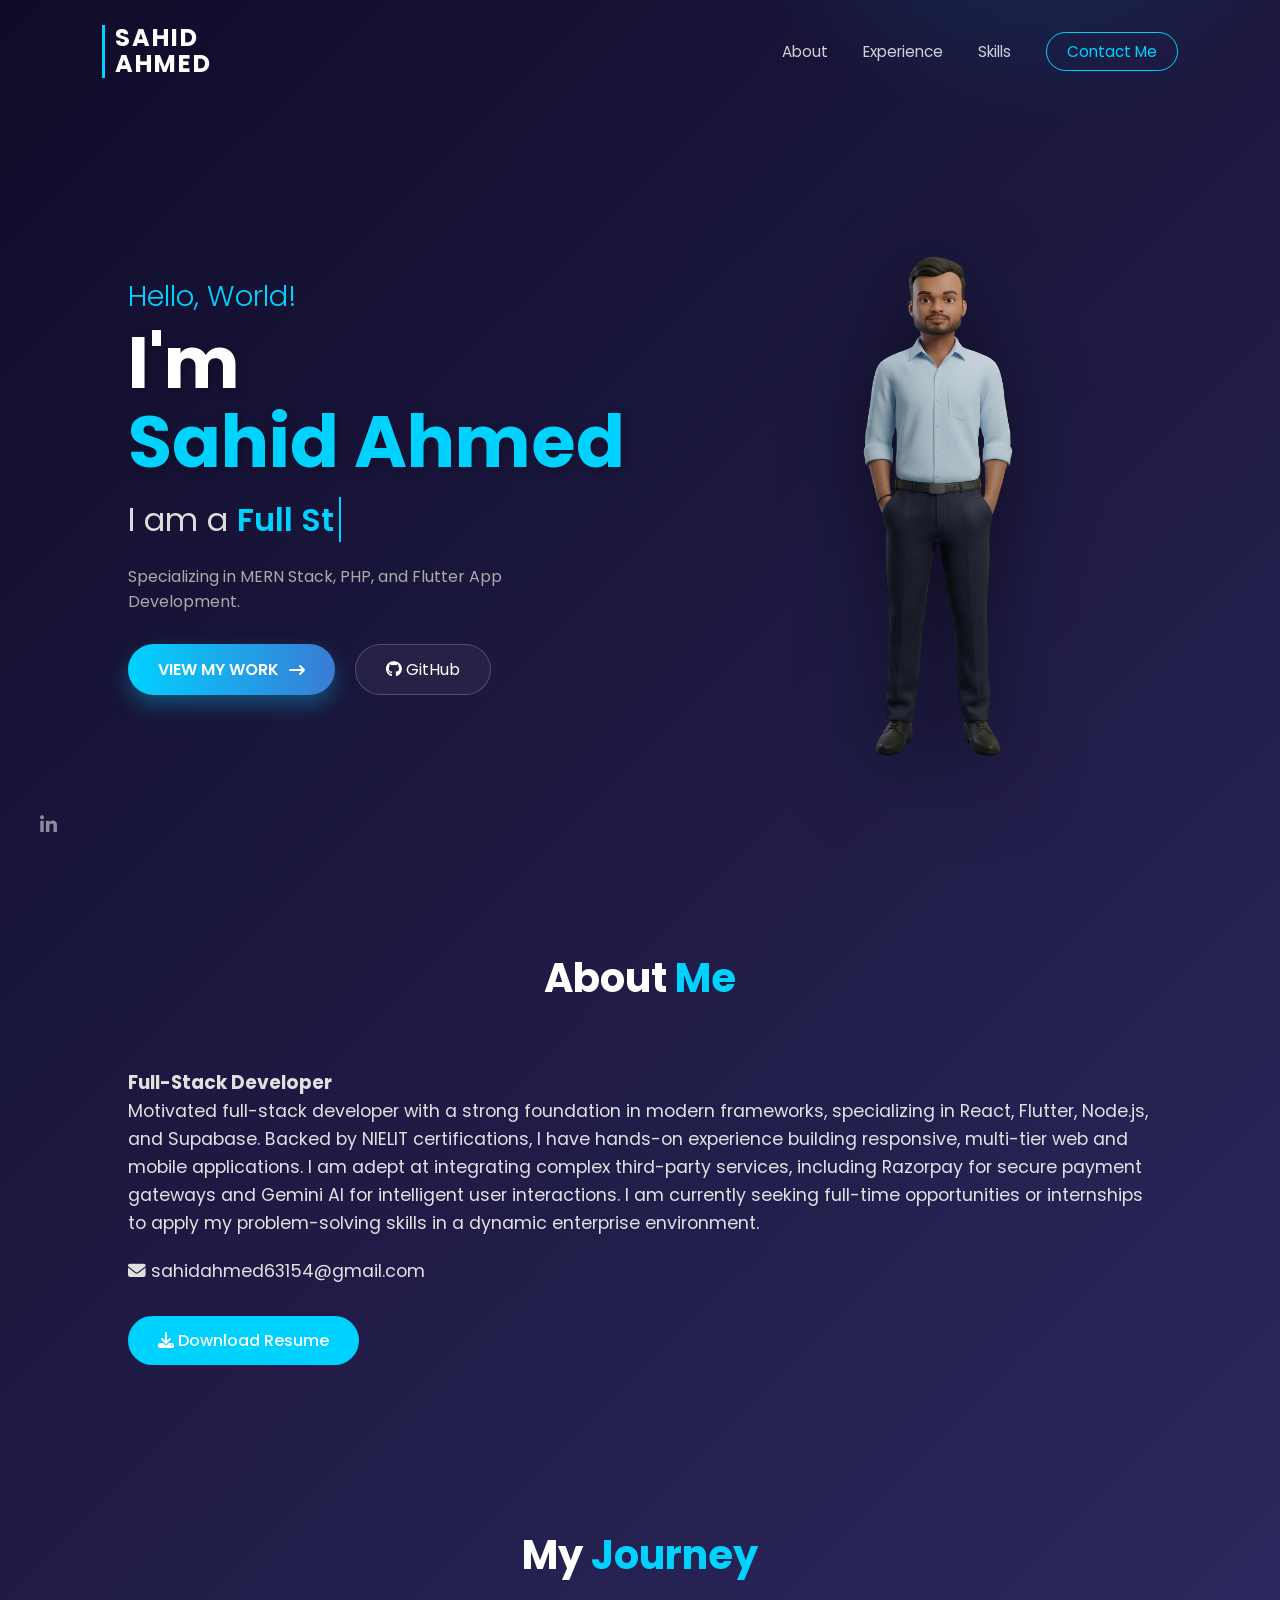
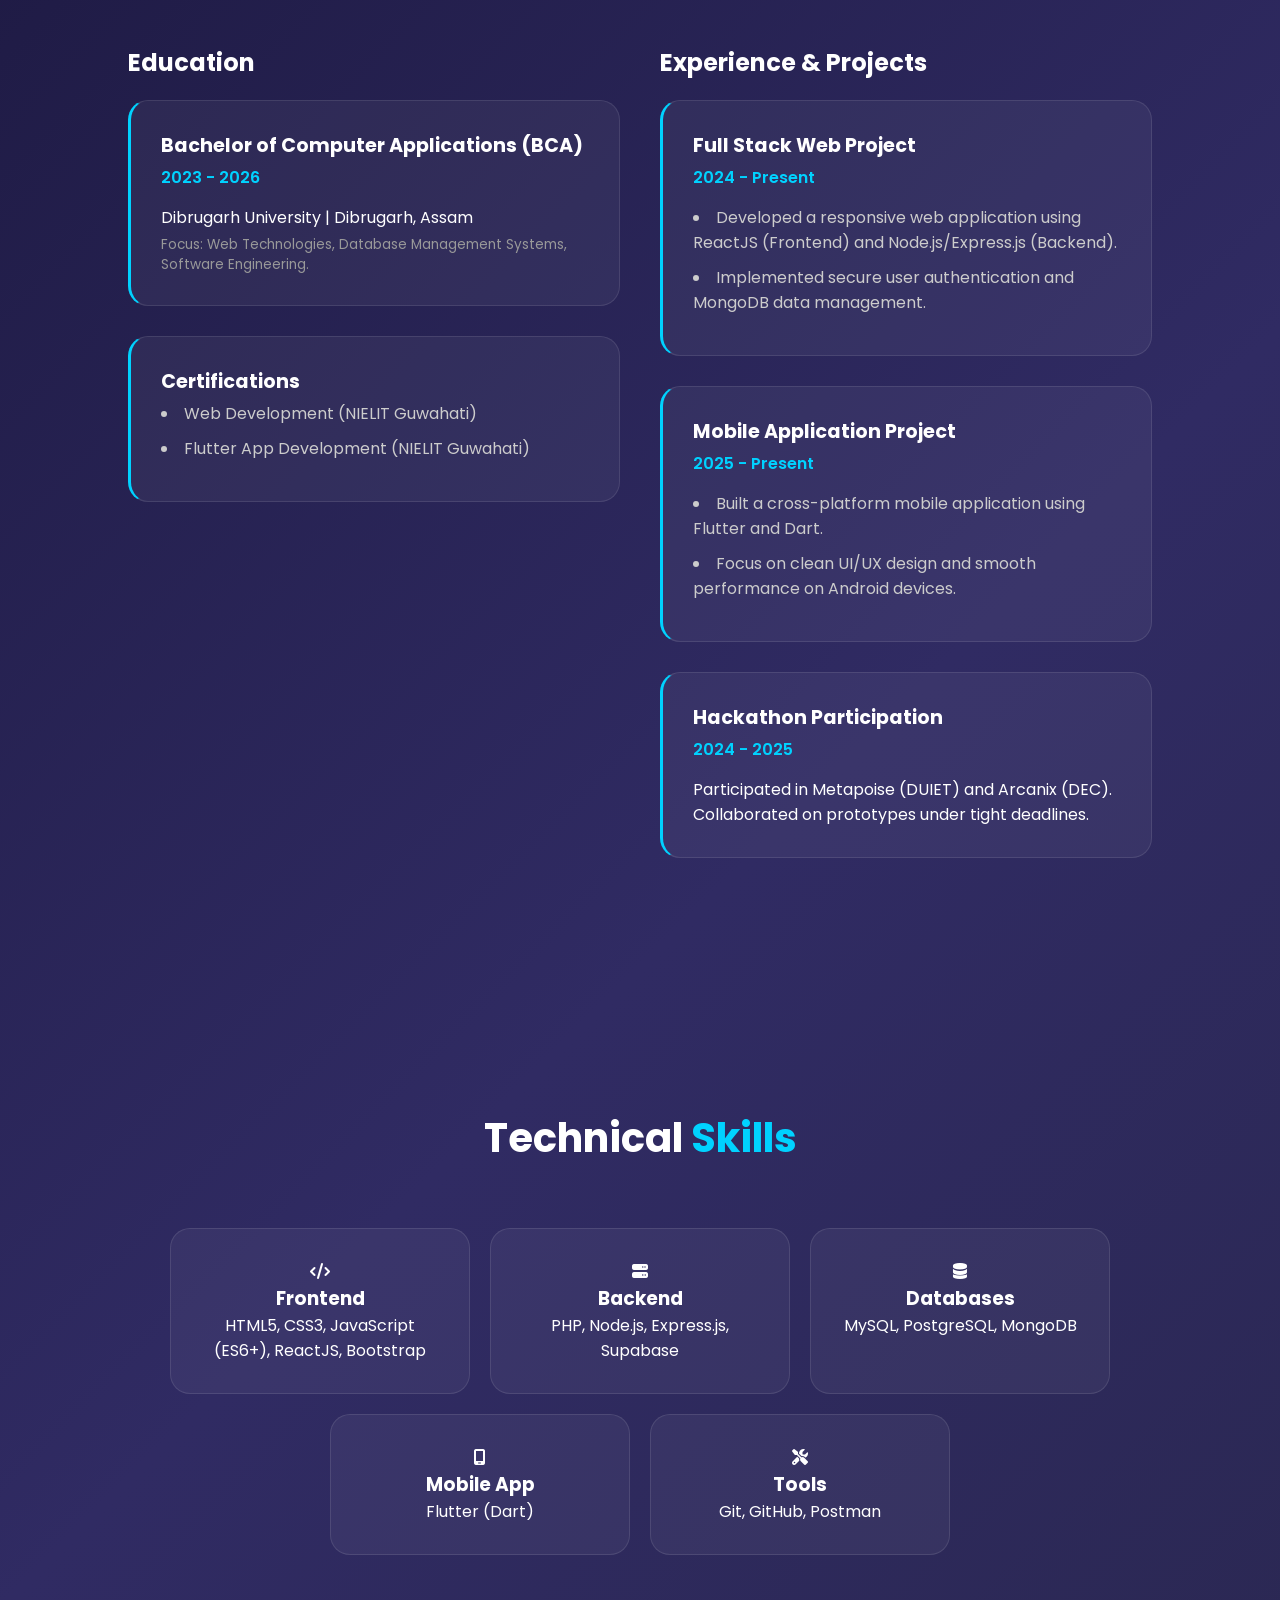
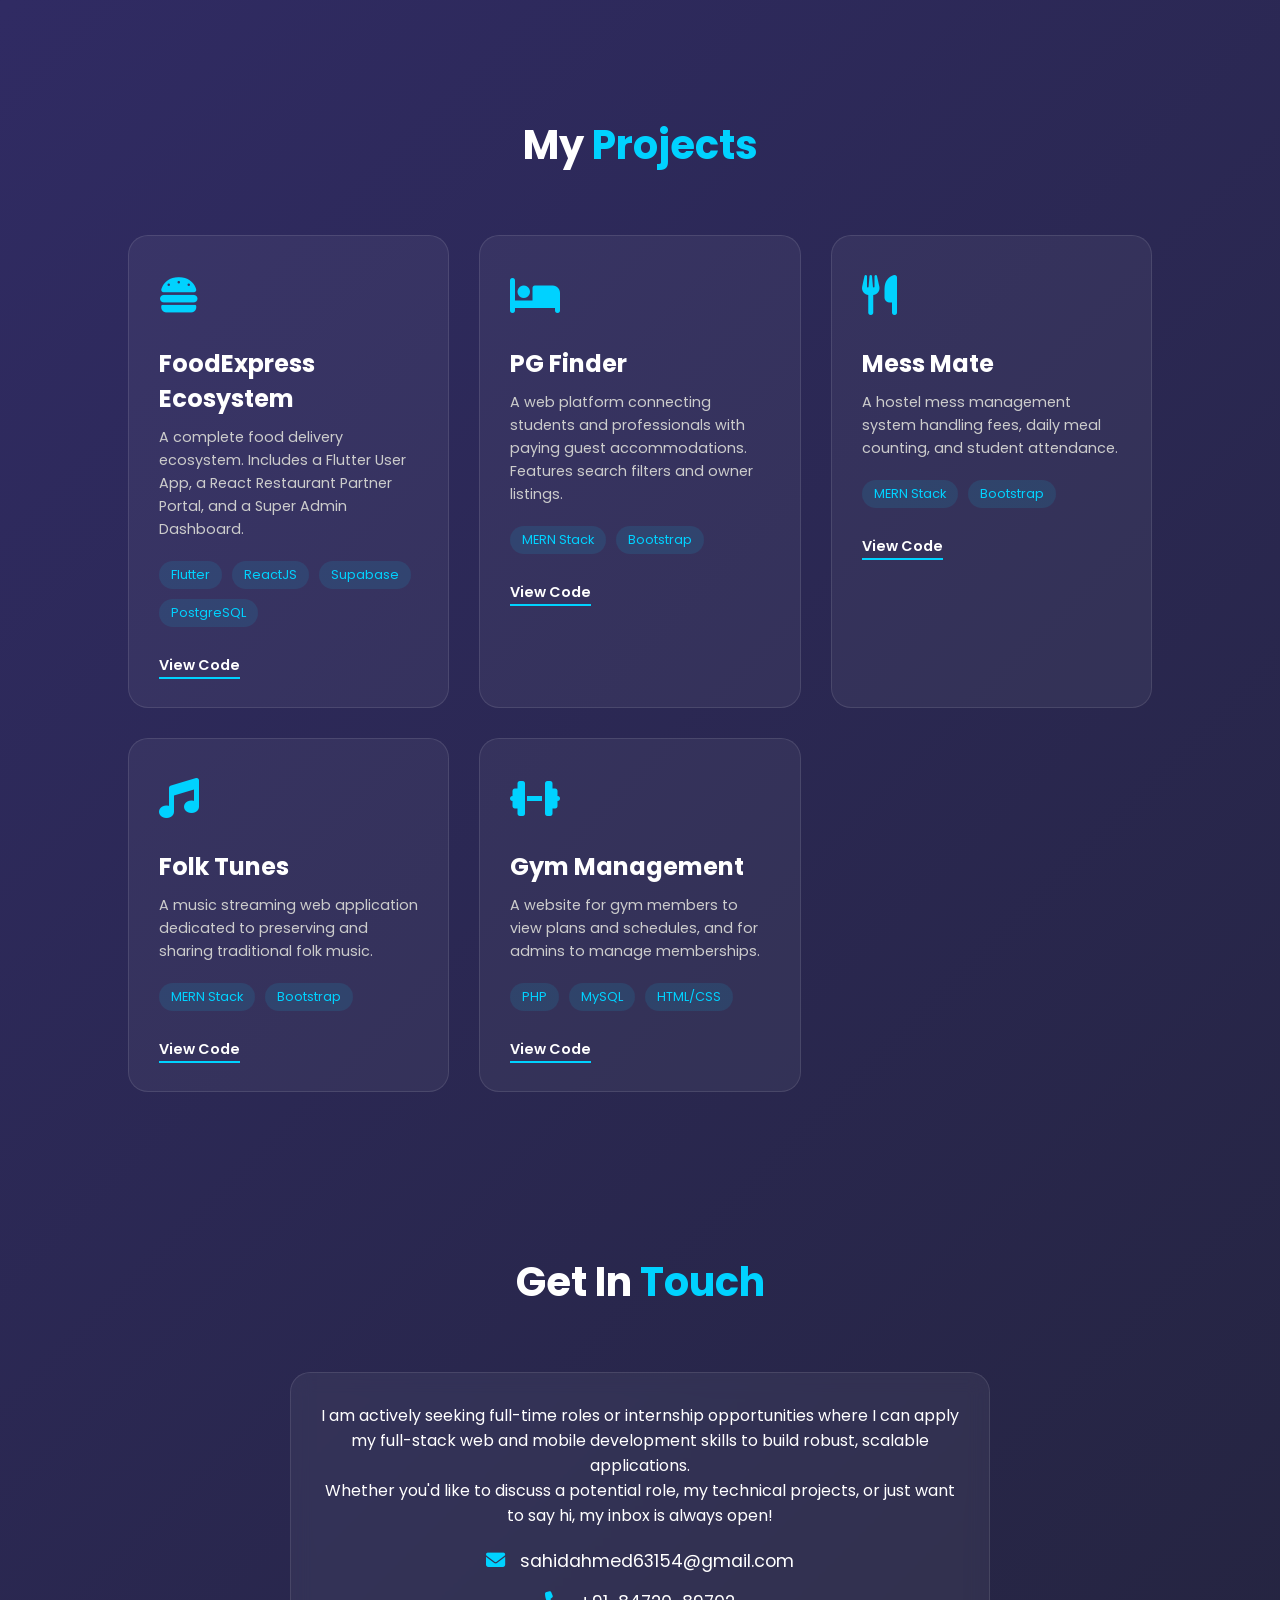
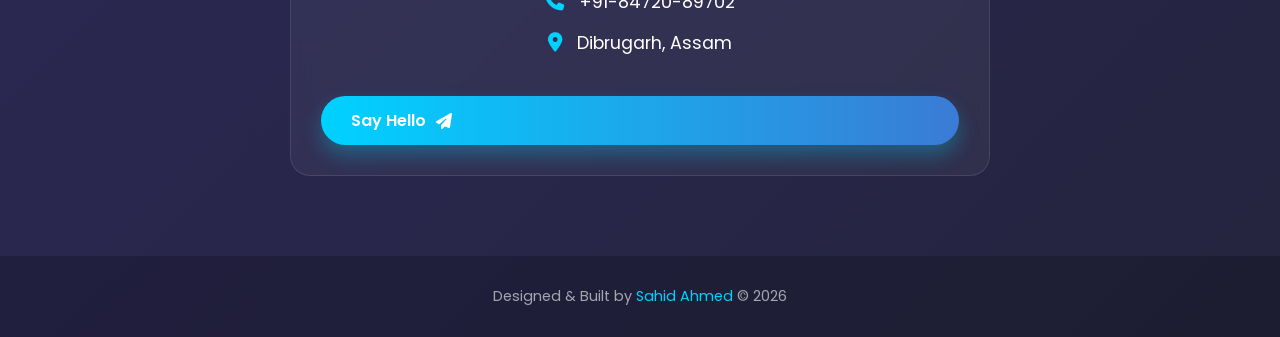
<file: index.html>
<!DOCTYPE html>
<html lang="en">
<head>
    <meta charset="UTF-8">
    <meta name="viewport" content="width=device-width, initial-scale=1.0">
    <title>Sahid Ahmed | Portfolio</title>
    <link href="https://fonts.googleapis.com/css2?family=Poppins:wght@300;500;700&display=swap" rel="stylesheet">
    <link rel="stylesheet" href="https://cdnjs.cloudflare.com/ajax/libs/font-awesome/6.4.0/css/all.min.css">
    <link rel="stylesheet" href="style.css">
</head>
<body>

    <div class="background-blob"></div>

    <div id="header-placeholder"></div>
    <div id="hero-placeholder"></div>
    <div id="about-placeholder"></div>
    <div id="experience-placeholder"></div>
    <div id="skills-placeholder"></div>
    <div id="projects-placeholder"></div>
    <div id="contact-placeholder"></div>
    <div id="footer-placeholder"></div>
    <div id="sidebar-placeholder"></div>

    <script>
        // List of all component files
        const components = [
            { id: 'header-placeholder', file: 'components/header.html' },
            { id: 'hero-placeholder', file: 'components/hero.html' },
            { id: 'about-placeholder', file: 'components/about.html' },
            { id: 'experience-placeholder', file: 'components/experience.html' },
            { id: 'skills-placeholder', file: 'components/skills.html' },
            { id: 'projects-placeholder', file: 'components/projects.html' },
            { id: 'contact-placeholder', file: 'components/contact.html' },
            { id: 'footer-placeholder', file: 'components/footer.html' },
            { id: 'sidebar-placeholder', file: 'components/sidebar.html' }
        ];

        // Fetch all components simultaneously
        Promise.all(components.map(comp => 
            fetch(comp.file)
                .then(response => response.text())
                .then(data => {
                    document.getElementById(comp.id).innerHTML = data;
                })
        )).then(() => {
            // This runs ONLY AFTER all HTML is injected into the page.
            
            // 1. Set the dynamic footer date
            document.getElementById('real_date').innerHTML = new Date().getFullYear();

            // 2. Inject script.js so it can correctly find the elements (like typing-text)
            const mainScript = document.createElement('script');
            mainScript.src = 'script.js';
            document.body.appendChild(mainScript);
        });
    </script>
</body>
</html>
</file>
<file: style.css>
/* =========================================
   1. GLOBAL VARIABLES & RESET
   ========================================= */
:root {
    --bg-start: #0f0c29;
    --bg-middle: #302b63;
    --bg-end: #24243e;
    --accent: #00d2ff;
    --accent-hover: #3a7bd5;
    --text-white: #ffffff;
    --glass: rgba(255, 255, 255, 0.05);
    --glass-border: rgba(255, 255, 255, 0.1);
}

* {
    margin: 0;
    padding: 0;
    box-sizing: border-box;
    font-family: 'Poppins', sans-serif;
}

html, body {
    width: 100%;
    max-width: 100%;
    overflow-x: hidden; /* Critical for mobile */
}

body {
    background: linear-gradient(135deg, var(--bg-start), var(--bg-middle), var(--bg-end));
    color: var(--text-white);
    min-height: 100vh;
    position: relative;
}

/* =========================================
   2. REUSABLE COMPONENTS
   ========================================= */
section {
    padding: 80px 10%; /* Default desktop padding */
}

.section-title {
    font-size: 2.5rem;
    text-align: center;
    margin-bottom: 60px;
    color: var(--text-white);
}

.section-title span, .highlight {
    color: var(--accent);
}

/* Background Blob */
.background-blob {
    position: absolute;
    top: -10%;
    right: -5%;
    width: 50vw;
    height: 50vw;
    background: radial-gradient(circle, rgba(0, 210, 255, 0.15) 0%, rgba(0,0,0,0) 70%);
    border-radius: 50%;
    z-index: -1;
    pointer-events: none;
    animation: pulse 10s infinite alternate;
}

@keyframes pulse {
    0% { transform: scale(1); }
    100% { transform: scale(1.1); }
}

/* =========================================
   3. HEADER & NAVIGATION
   ========================================= */
header {
    display: flex;
    justify-content: space-between;
    align-items: center;
    padding: 25px 8%;
    width: 100%;
    z-index: 100;
    position: relative; /* Changed from fixed for simpler mobile flow */
}

.logo {
    font-weight: 700;
    font-size: 1.5rem;
    color: var(--text-white);
    text-decoration: none;
    letter-spacing: 2px;
    border-left: 3px solid var(--accent);
    padding-left: 10px;
    line-height: 1.1;
}

nav ul {
    display: flex;
    list-style: none;
    align-items: center;
}

nav ul li {
    margin-left: 35px;
}

nav ul li a {
    text-decoration: none;
    color: rgba(255,255,255,0.8);
    font-size: 0.95rem;
    transition: 0.3s;
}

nav ul li a:hover {
    color: var(--accent);
}

.btn-contact {
    padding: 8px 20px;
    border: 1px solid var(--accent);
    border-radius: 20px;
    color: var(--accent) !important;
}

.btn-contact:hover {
    background: var(--accent);
    color: #fff !important;
    box-shadow: 0 0 15px var(--accent);
}

/* =========================================
   4. HERO SECTION
   ========================================= */
.hero {
    min-height: 85vh; /* Changed to min-height for flexibility */
    display: flex;
    align-items: center;
    justify-content: space-between;
    padding: 0 10%;
}

.hero-content {
    max-width: 600px;
    z-index: 2;
}

.hero-content h3 {
    font-size: 1.8rem;
    font-weight: 300;
    color: var(--accent);
    margin-bottom: 5px;
}

.hero-content h1 {
    font-size: 4.5rem;
    font-weight: 700;
    line-height: 1.1;
    margin-bottom: 15px;
    text-shadow: 2px 2px 10px rgba(0,0,0,0.3);
}

.typing-container {
    font-size: 2rem;
    font-weight: 400;
    margin-bottom: 20px;
    color: #ddd;
    height: 3rem; 
}

.typing-text {
    color: var(--accent);
    font-weight: 600;
    border-right: 2px solid var(--accent);
    padding-right: 5px;
    animation: blink 0.7s infinite;
}

@keyframes blink { 50% { border-color: transparent; } }

.sub-text {
    font-size: 1rem;
    color: #aaa;
    margin-bottom: 30px;
    max-width: 80%;
}

.buttons-container {
    display: flex;
    gap: 20px;
}

.main-btn {
    text-decoration: none;
    background: linear-gradient(to right, var(--accent), var(--accent-hover));
    color: white;
    padding: 12px 30px;
    border-radius: 30px;
    font-weight: 600;
    box-shadow: 0 10px 20px rgba(0, 210, 255, 0.3);
    transition: transform 0.3s;
    display: flex;
    align-items: center;
    gap: 10px;
}

.secondary-btn {
    text-decoration: none;
    color: white;
    padding: 12px 30px;
    border-radius: 30px;
    border: 1px solid rgba(255,255,255,0.2);
    background: var(--glass);
    backdrop-filter: blur(5px);
    transition: 0.3s;
}

.main-btn:hover, .secondary-btn:hover {
    transform: translateY(-3px);
}

.hero-image-container {
    position: relative;
    width: 45%;
    display: flex;
    justify-content: center;
}

.avatar {
    width: 100%;
    max-width: 500px;
    filter: drop-shadow(0 20px 40px rgba(0,0,0,0.5)); 
    transition: transform 0.1s ease-out;
}

/* Social Sidebar */
.social-sidebar {
    position: fixed; /* Fixed so it stays on screen */
    left: 40px;
    bottom: 40px;
    display: flex;
    flex-direction: column;
    gap: 20px;
    z-index: 100;
}

.social-sidebar a {
    color: rgba(255,255,255,0.5);
    font-size: 1.2rem;
    transition: 0.3s;
}

.social-sidebar a:hover {
    color: var(--accent);
    transform: scale(1.2);
}

/* =========================================
   5. ABOUT SECTION
   ========================================= */
.about-container { display: flex; gap: 40px; align-items: center; color: #e0e0e0; }
.about-text p { font-size: 1.1rem; line-height: 1.6; margin-bottom: 20px; }

.btn-download {
    display: inline-block;
    padding: 12px 30px;
    background: var(--accent);
    color: #fff;
    text-decoration: none;
    border-radius: 30px;
    font-weight: 500;
    transition: 0.3s;
    margin-top: 10px;
}
.btn-download:hover { background: var(--accent-hover); transform: translateY(-3px); }

/* =========================================
   6. EXPERIENCE & PROJECTS (GRIDS)
   ========================================= */
.timeline-grid { display: grid; grid-template-columns: 1fr 1fr; gap: 40px; margin-bottom: 60px; }

/* Timeline/Project Card Base */
.timeline-box, .project-card, .contact-content, .skill-card {
    background: var(--glass);
    border: 1px solid var(--glass-border);
    border-radius: 20px;
    padding: 30px;
    transition: all 0.4s ease;
    position: relative;
    overflow: hidden;
}

/* Card Hovers */
.timeline-box:hover, .project-card:hover, .skill-card:hover {
    transform: translateY(-10px);
    background: rgba(255, 255, 255, 0.1);
    border-color: var(--accent);
    box-shadow: 0 10px 30px rgba(0, 210, 255, 0.2);
}

/* Timeline Specifics */
.timeline-box { margin-bottom: 30px; border-left: 3px solid var(--accent); }
.timeline-box h3 { color: #fff; font-size: 1.2rem; margin-bottom: 5px; }
.timeline-box .date { color: var(--accent); font-weight: 600; display: block; margin-bottom: 15px; }
.timeline-box ul { list-style-position: inside; color: #ccc; }
.timeline-box ul li { margin-bottom: 10px; }

/* Skills Grid */
.skills-container { 
    display: flex;
    flex-wrap: wrap;
    justify-content: center;
    gap: 20px; 
}

.skill-card { 
    flex: 1 1 250px;       /* Grows and shrinks, starting at 250px */
    max-width: 300px;      /* Prevents the lone bottom card from stretching entirely across the screen */
    text-align: center; 
}

/* Projects Grid */
.projects-container { 
    display: grid; 
    /* FIX: Changed 300px to 280px for better fit on small phones */
    grid-template-columns: repeat(auto-fit, minmax(280px, 1fr)); 
    gap: 30px; 
}

.card-icon { font-size: 2.5rem; color: var(--accent); margin-bottom: 20px; }
.project-card h3 { font-size: 1.5rem; margin-bottom: 10px; }
.project-card p { font-size: 0.9rem; color: #ccc; margin-bottom: 20px; line-height: 1.6; }

.tech-stack { display: flex; gap: 10px; margin-bottom: 25px; flex-wrap: wrap; }
.tech-stack span { font-size: 0.8rem; background: rgba(0, 210, 255, 0.1); color: var(--accent); padding: 5px 12px; border-radius: 15px; }

.card-btn { text-decoration: none; color: white; font-size: 0.9rem; font-weight: 600; border-bottom: 2px solid var(--accent); padding-bottom: 2px; transition: 0.3s; }
.card-btn:hover { color: var(--accent); }

/* =========================================
   7. CONTACT & FOOTER
   ========================================= */
.contact-container { display: flex; justify-content: center; align-items: center; }
.contact-content { max-width: 700px; backdrop-filter: blur(10px); text-align: center; }
.contact-details { display: flex; flex-direction: column; gap: 15px; margin-bottom: 40px; margin-top: 20px; }
.contact-item { display: flex; align-items: center; justify-content: center; gap: 15px; font-size: 1.1rem; color: var(--text-white); }
.contact-item i { color: var(--accent); font-size: 1.2rem; }

footer { text-align: center; padding: 30px; background: rgba(0, 0, 0, 0.2); color: rgba(255, 255, 255, 0.6); font-size: 0.9rem; }

/* =========================================
   8. ANIMATIONS
   ========================================= */
.fade-in { opacity: 0; transform: translateY(30px); animation: fadeInUp 0.8s forwards; }
.delay-1 { animation-delay: 0.2s; }
.delay-2 { animation-delay: 0.4s; }
.delay-3 { animation-delay: 0.6s; }
.delay-4 { animation-delay: 0.8s; }

@keyframes fadeInUp { to { opacity: 1; transform: translateY(0); } }

/* =========================================
   9. MOBILE RESPONSIVENESS (THE FIXES)
   ========================================= */

/* TABLET & SMALL LAPTOP (Max width 992px) */
@media (max-width: 992px) {
    section { padding: 60px 5%; } /* Less padding */
    
    .hero {
        flex-direction: column-reverse; /* Stack image on top, text below */
        justify-content: center;
        text-align: center;
        padding-top: 100px;
    }

    .hero-content { margin-top: 30px; }
    .hero-image-container { width: 70%; margin-bottom: 20px; }
    .hero-content h1 { font-size: 3.5rem; }
    .typing-container { justify-content: center; display: flex; } /* Center the typing */
    .buttons-container { justify-content: center; }
    
    /* Timeline becomes 1 column */
    .timeline-grid { grid-template-columns: 1fr; }
    .about-container { flex-direction: column; }
}

/* MOBILE PHONES (Max width 768px) */
@media (max-width: 768px) {
    /* Fix Navigation */
    header {
        flex-direction: column;
        gap: 20px;
        padding: 20px;
    }
    
    nav ul {
        gap: 20px;
        margin-left: 0;
        padding: 0;
        flex-wrap: wrap; /* Allow links to wrap to next line if needed */
        justify-content: center;
    }

    nav ul li { margin-left: 0; } /* Remove left margin for centered gap */

    /* Hero Text Adjustments */
    .hero-content h1 { font-size: 2.8rem; }
    .typing-container { font-size: 1.5rem; height: 2rem; }
    .sub-text { font-size: 0.9rem; margin: 0 auto 30px auto; } /* Center text */

    /* Hide Sidebar, it blocks view on mobile */
    .social-sidebar { display: none; }
}

/* SMALL MOBILE (Max width 480px) */
@media (max-width: 480px) {
    .hero-content h1 { font-size: 2.2rem; }
    .section-title { font-size: 2rem; }
    
    /* Stack Buttons */
    .buttons-container { flex-direction: column; width: 100%; }
    .main-btn, .secondary-btn { width: 100%; justify-content: center; }
    
    /* Make contact info wrap if long */
    .contact-item { font-size: 0.9rem; flex-direction: column; gap: 5px; }
}
</file>
